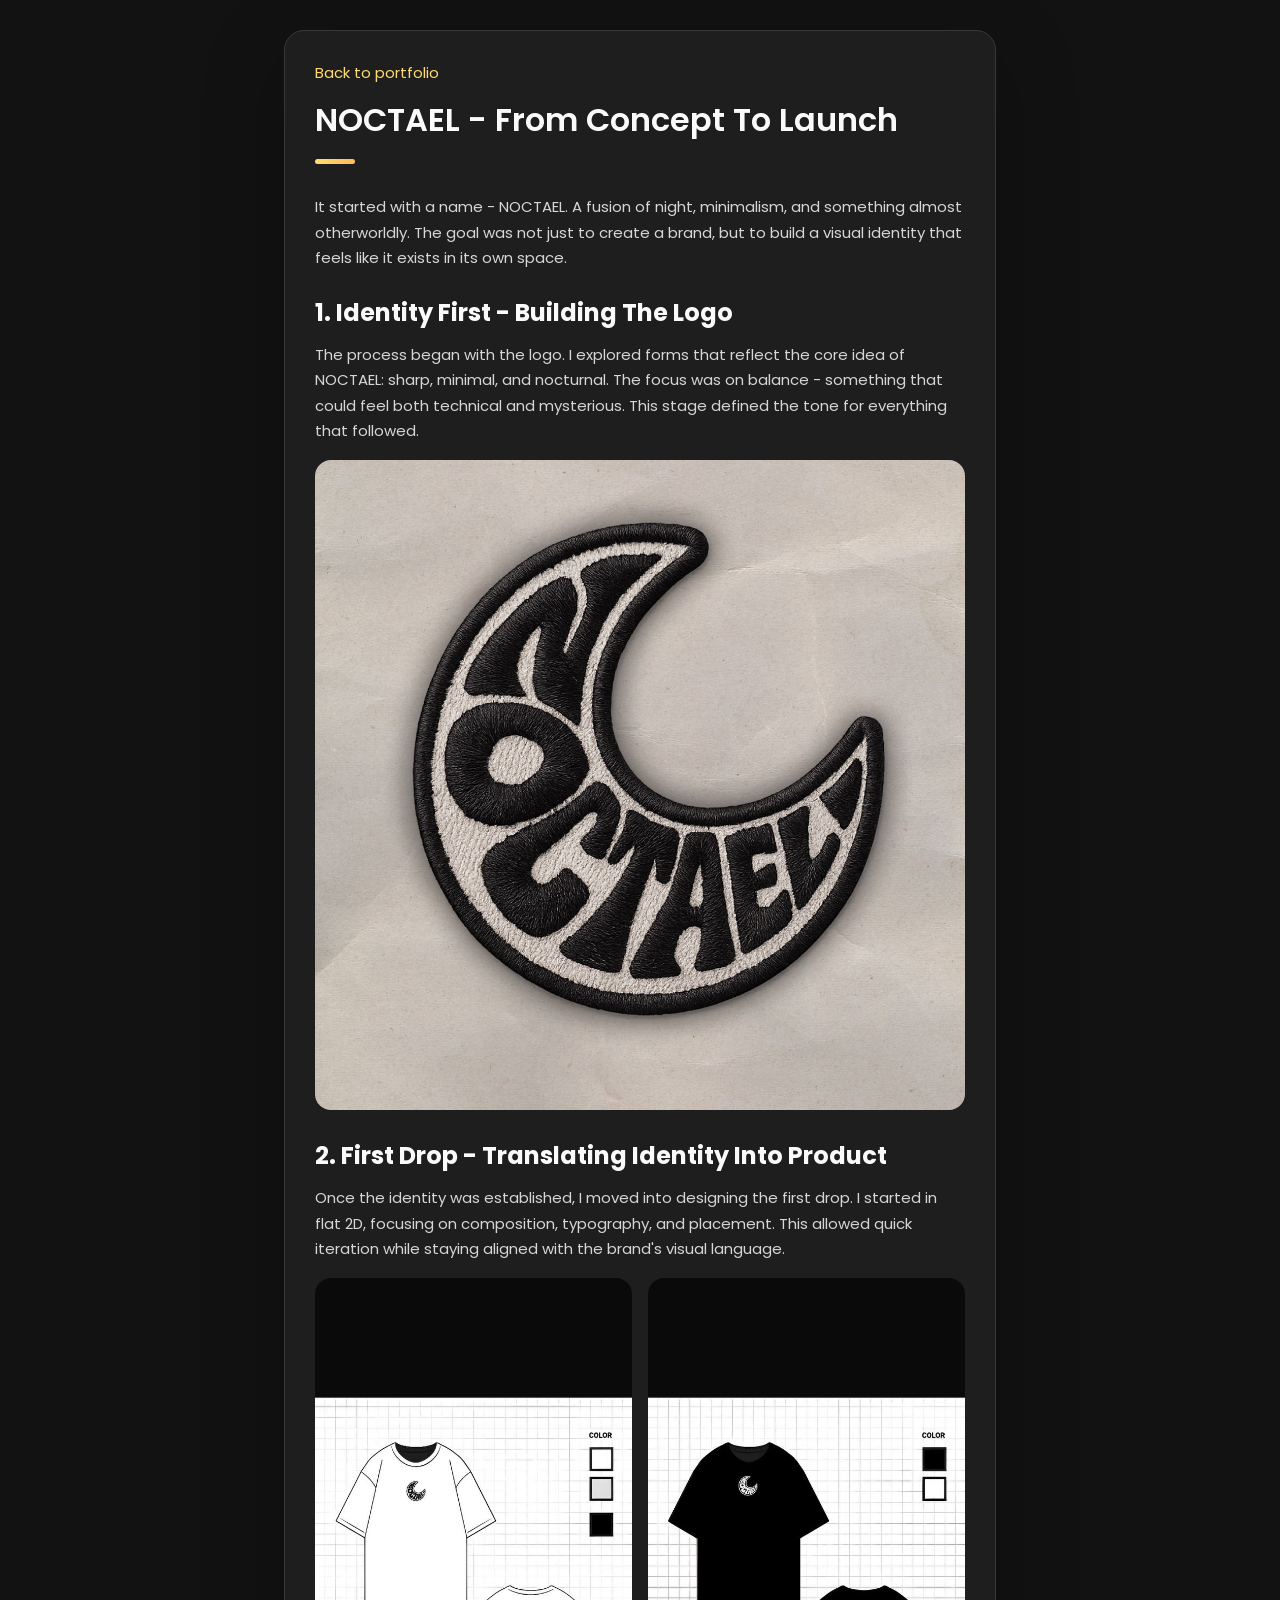
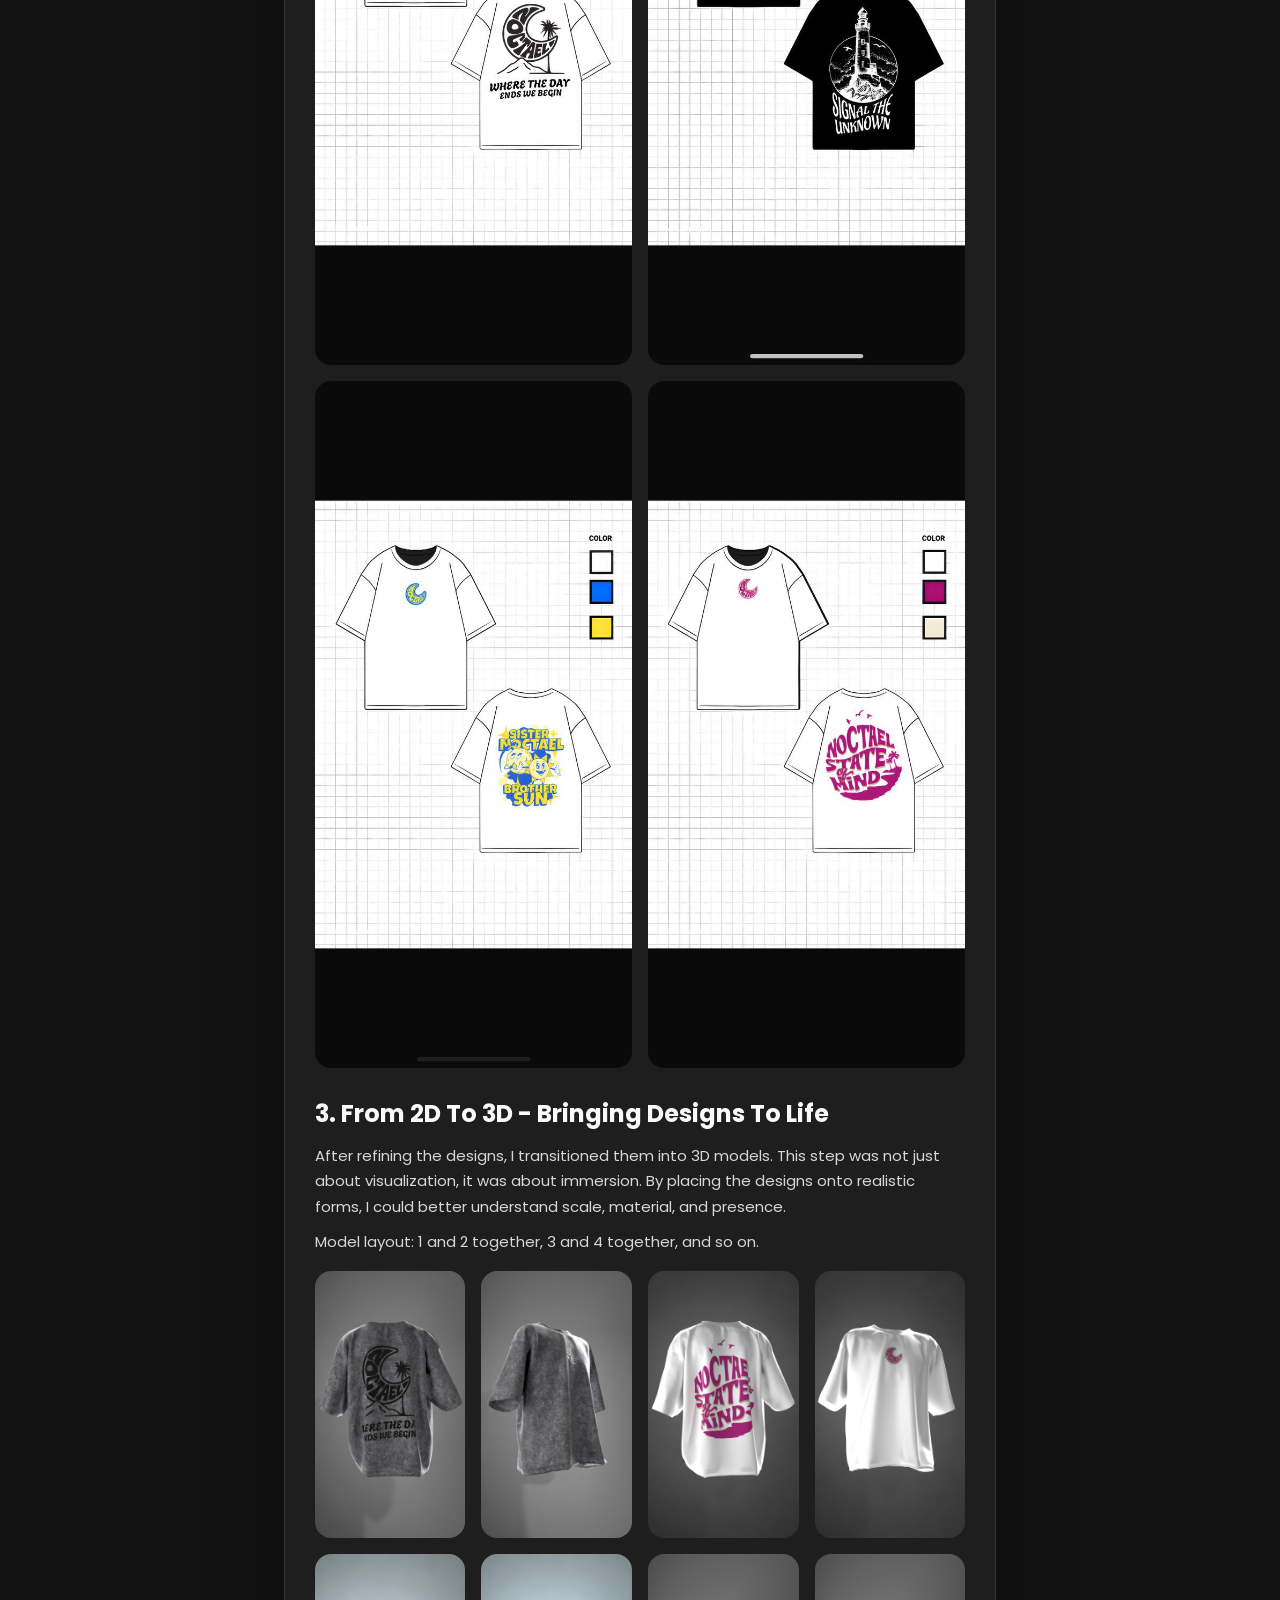
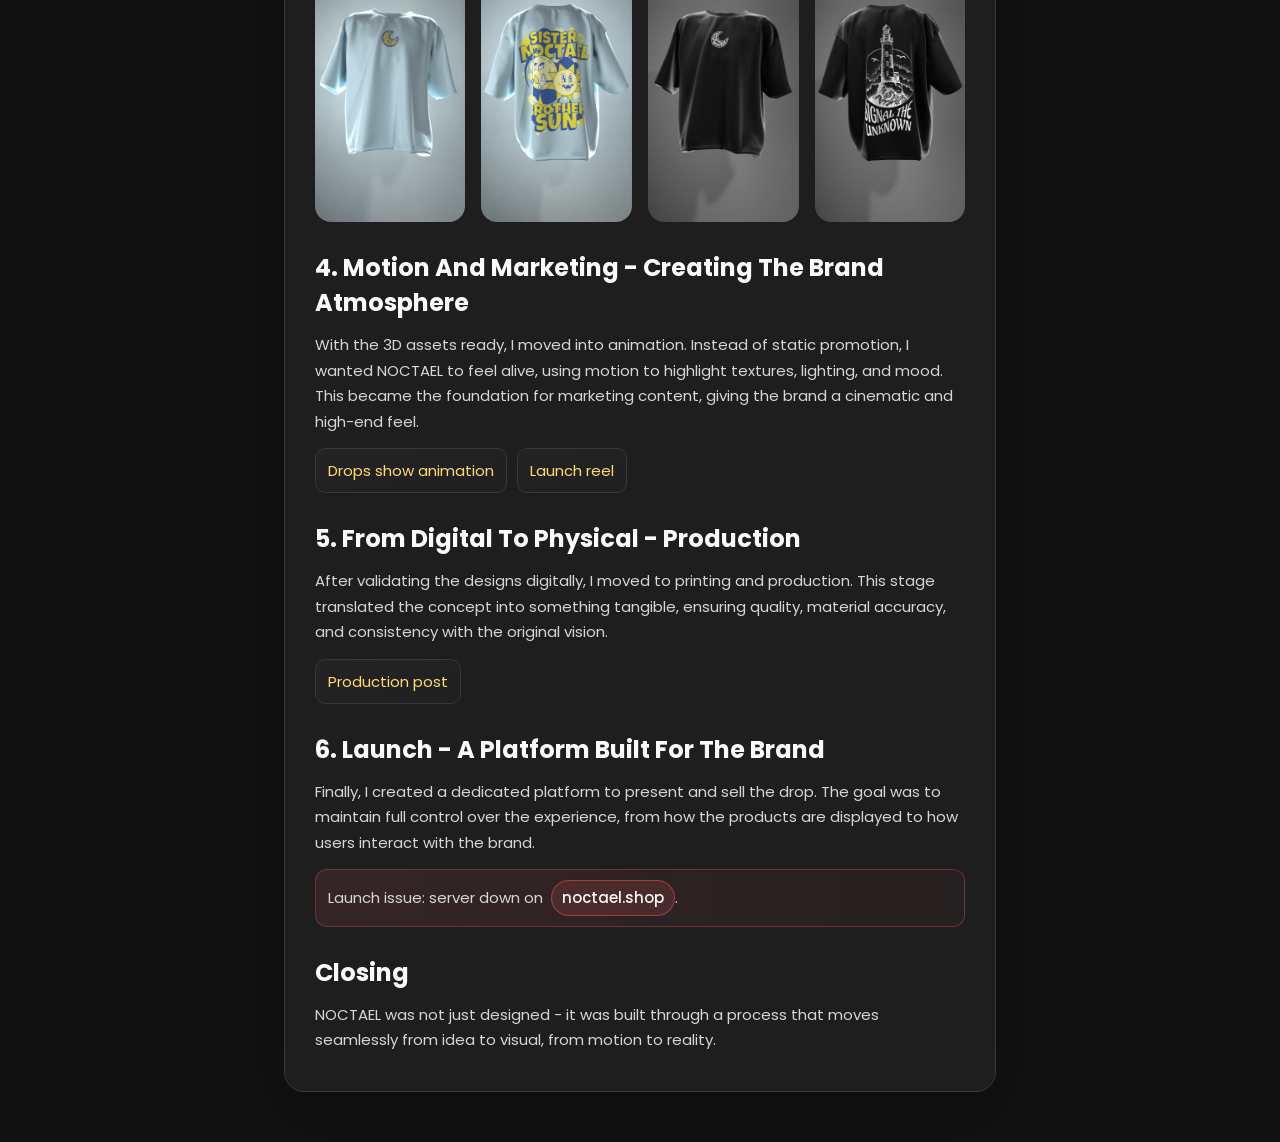
<file: branding-noctael.html>
<!DOCTYPE html>
<html lang="en">

<head>
  <meta charset="UTF-8">
  <meta http-equiv="X-UA-Compatible" content="IE=edge">
  <meta name="viewport" content="width=device-width, initial-scale=1.0">
  <title>NOCTAEL Branding Story</title>
  <link rel="shortcut icon" href="./assets/images/logo.ico" type="image/x-icon">
  <link rel="stylesheet" href="./assets/css/style.css">
  <link rel="preconnect" href="https://fonts.googleapis.com">
  <link rel="preconnect" href="https://fonts.gstatic.com" crossorigin>
  <link href="https://fonts.googleapis.com/css2?family=Poppins:wght@300;400;500;600&display=swap" rel="stylesheet">
</head>

<body>

  <main class="branding-main">
    <div class="main-content branding-content">
      <article class="branding-story active">

        <header class="branding-header">
          <a class="branding-back" href="./index.html">Back to portfolio</a>
          <h1 class="h2 article-title">NOCTAEL - From Concept to Launch</h1>
          <p class="branding-intro">
            It started with a name - NOCTAEL. A fusion of night, minimalism, and something almost otherworldly.
            The goal was not just to create a brand, but to build a visual identity that feels like it exists in its own space.
          </p>
        </header>

        <section class="branding-section">
          <h2 class="h3">1. Identity First - Building the Logo</h2>
          <p>
            The process began with the logo. I explored forms that reflect the core idea of NOCTAEL: sharp, minimal,
            and nocturnal. The focus was on balance - something that could feel both technical and mysterious.
            This stage defined the tone for everything that followed.
          </p>
          <figure class="branding-hero-image">
            <img src="./assets/images/noctael/logoreal.jpg" alt="NOCTAEL logo concept and final mark" loading="lazy">
          </figure>
        </section>

        <section class="branding-section">
          <h2 class="h3">2. First Drop - Translating Identity into Product</h2>
          <p>
            Once the identity was established, I moved into designing the first drop. I started in flat 2D,
            focusing on composition, typography, and placement. This allowed quick iteration while staying aligned
            with the brand's visual language.
          </p>
          <div class="branding-grid branding-grid-2">
            <img src="./assets/images/noctael/mockup.jpg" alt="NOCTAEL first drop mockup 1" loading="lazy">
            <img src="./assets/images/noctael/mockup2.jpg" alt="NOCTAEL first drop mockup 2" loading="lazy">
            <img src="./assets/images/noctael/mockup3.jpg" alt="NOCTAEL first drop mockup 3" loading="lazy">
            <img src="./assets/images/noctael/mockup4.jpg" alt="NOCTAEL first drop mockup 4" loading="lazy">
          </div>
        </section>

        <section class="branding-section">
          <h2 class="h3">3. From 2D to 3D - Bringing Designs to Life</h2>
          <p>
            After refining the designs, I transitioned them into 3D models. This step was not just about visualization,
            it was about immersion. By placing the designs onto realistic forms, I could better understand scale,
            material, and presence.
          </p>
          <p class="branding-note">Model layout: 1 and 2 together, 3 and 4 together, and so on.</p>
          <div class="branding-grid branding-grid-4">
            <img src="./assets/images/noctael/tshirt (1).jpg" alt="NOCTAEL tshirt model 1" loading="lazy">
            <img src="./assets/images/noctael/tshirt (2.).jpg" alt="NOCTAEL tshirt model 2" loading="lazy">
            <img src="./assets/images/noctael/tshirt (3.).jpg" alt="NOCTAEL tshirt model 3" loading="lazy">
            <img src="./assets/images/noctael/tshirt (4.).jpg" alt="NOCTAEL tshirt model 4" loading="lazy">
            <img src="./assets/images/noctael/tshirt (5.).jpg" alt="NOCTAEL tshirt model 5" loading="lazy">
            <img src="./assets/images/noctael/tshirt (6.).jpg" alt="NOCTAEL tshirt model 6" loading="lazy">
            <img src="./assets/images/noctael/tshirt (7.).jpg" alt="NOCTAEL tshirt model 7" loading="lazy">
            <img src="./assets/images/noctael/tshirt (8.).jpg" alt="NOCTAEL tshirt model 8" loading="lazy">
          </div>
        </section>

        <section class="branding-section">
          <h2 class="h3">4. Motion and Marketing - Creating the Brand Atmosphere</h2>
          <p>
            With the 3D assets ready, I moved into animation. Instead of static promotion, I wanted NOCTAEL to feel alive,
            using motion to highlight textures, lighting, and mood. This became the foundation for marketing content,
            giving the brand a cinematic and high-end feel.
          </p>
          <div class="branding-links">
            <a href="https://www.instagram.com/p/DMjAJ8KqM7X/" target="_blank" rel="noopener noreferrer">Drops show animation</a>
            <a href="https://www.instagram.com/p/DMdun6Vq-DA/" target="_blank" rel="noopener noreferrer">Launch reel</a>
          </div>
        </section>

        <section class="branding-section">
          <h2 class="h3">5. From Digital to Physical - Production</h2>
          <p>
            After validating the designs digitally, I moved to printing and production. This stage translated the concept
            into something tangible, ensuring quality, material accuracy, and consistency with the original vision.
          </p>
          <div class="branding-links">
            <a href="https://www.instagram.com/p/DMpz52IKl9F/" target="_blank" rel="noopener noreferrer">Production post</a>
          </div>
        </section>

        <section class="branding-section">
          <h2 class="h3">6. Launch - A Platform Built for the Brand</h2>
          <p>
            Finally, I created a dedicated platform to present and sell the drop. The goal was to maintain full control
            over the experience, from how the products are displayed to how users interact with the brand.
          </p>
          <p class="branding-note branding-issue-note">
            Launch issue: server down on
            <a class="branding-issue-link" href="https://noctael.shop" target="_blank" rel="noopener noreferrer">noctael.shop</a>.
          </p>
        </section>

        <section class="branding-section branding-closing">
          <h2 class="h3">Closing</h2>
          <p>
            NOCTAEL was not just designed - it was built through a process that moves seamlessly from idea to visual,
            from motion to reality.
          </p>
        </section>

      </article>
    </div>
  </main>

</body>

</html>
</file>
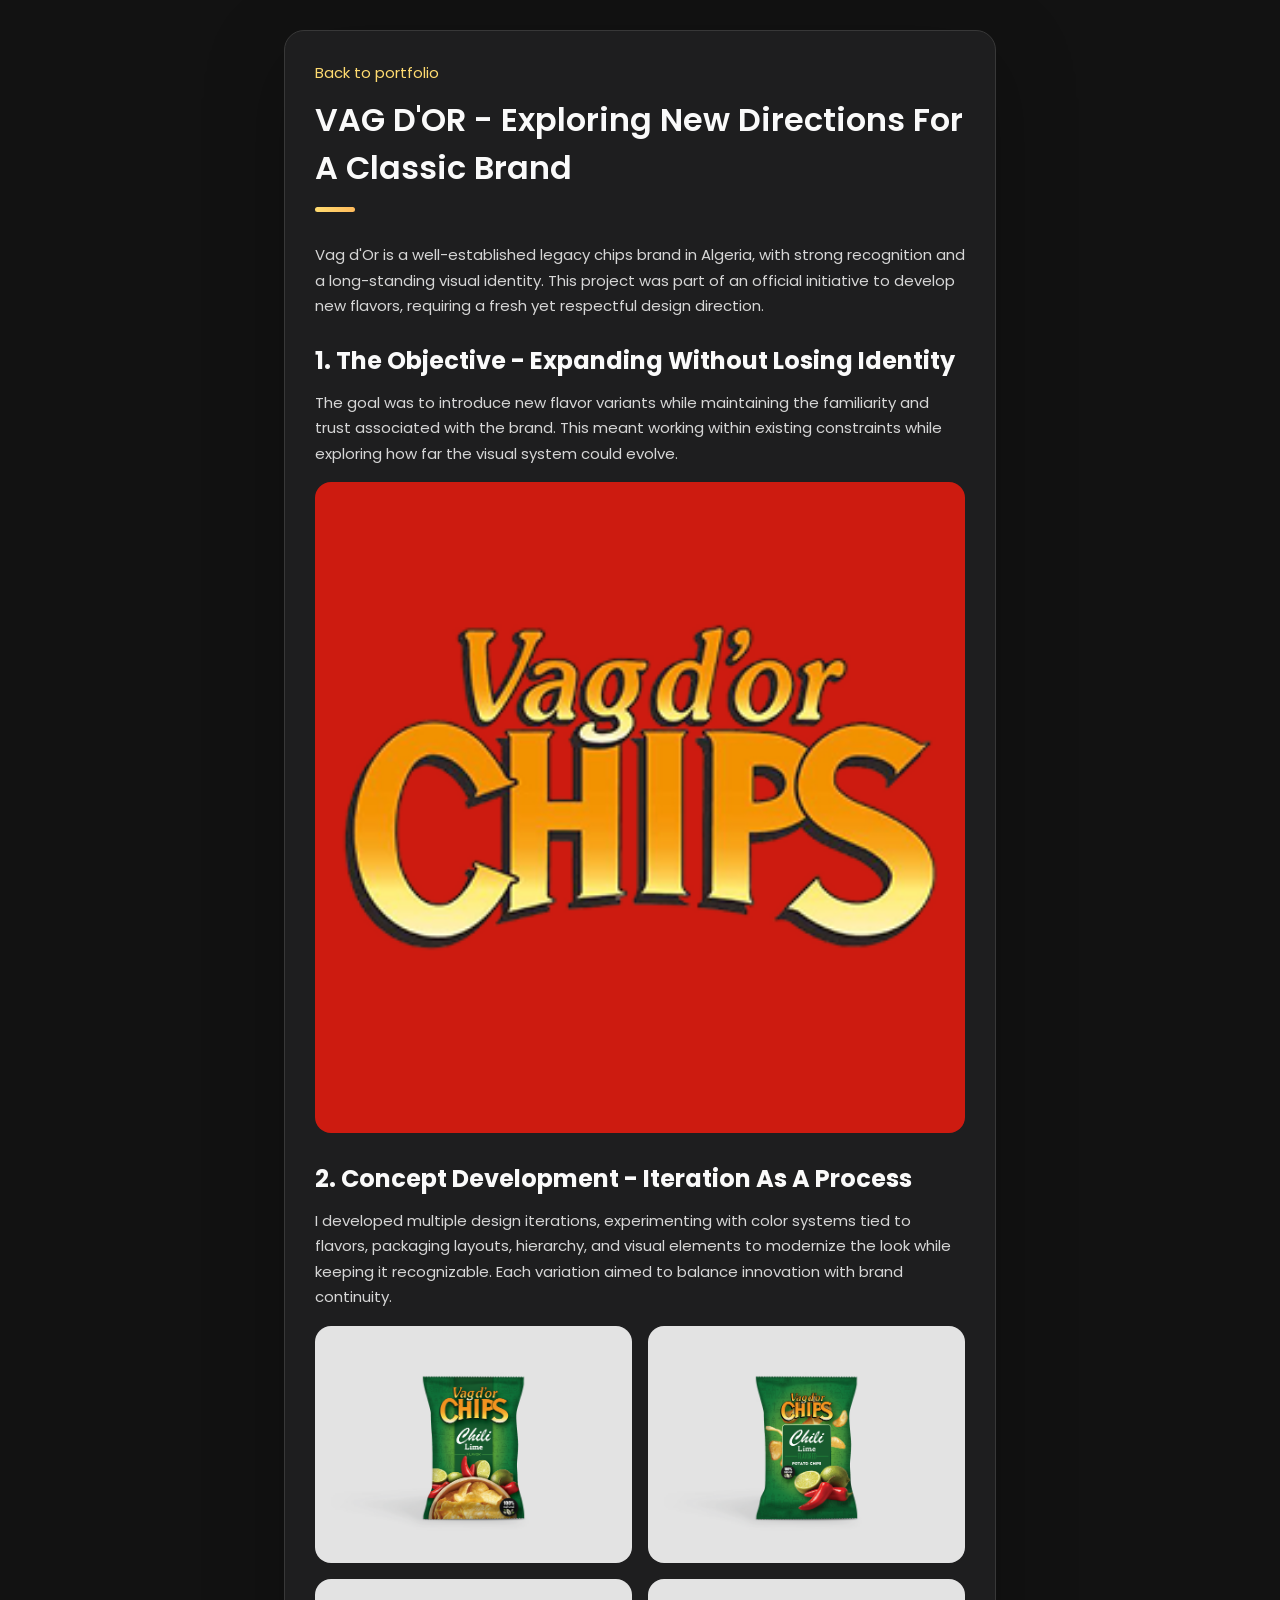
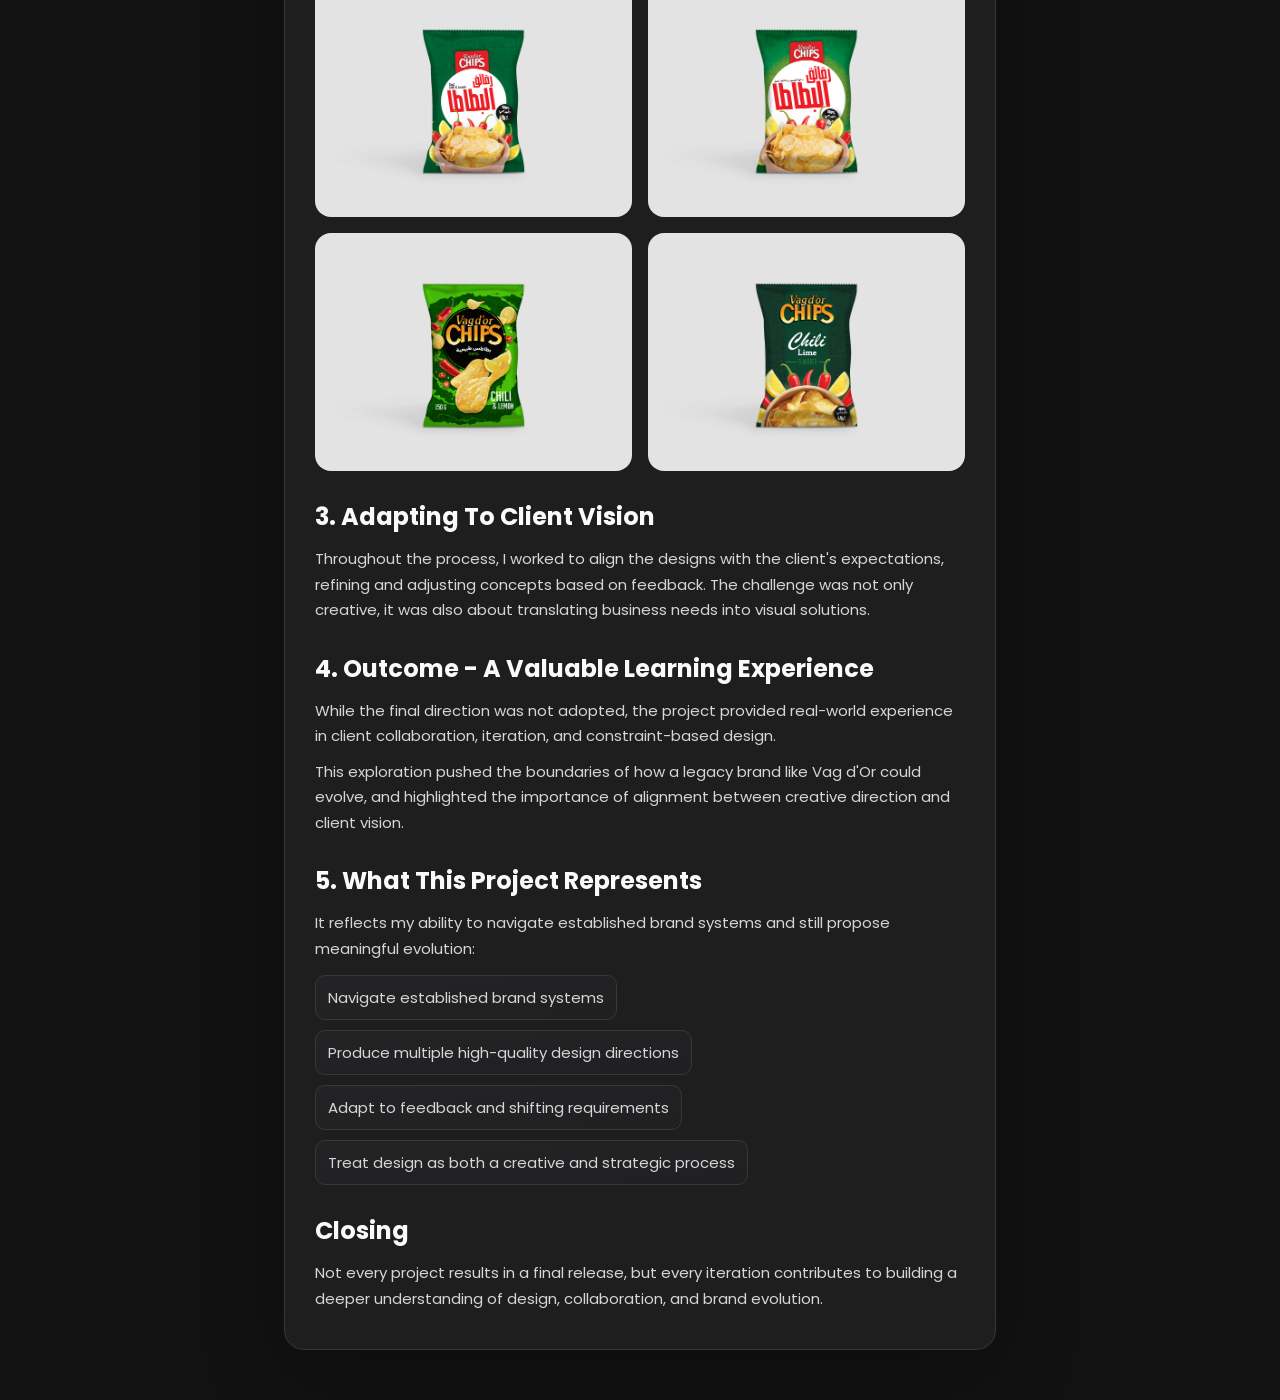
<file: branding-vagdor.html>
<!DOCTYPE html>
<html lang="en">

<head>
  <meta charset="UTF-8">
  <meta http-equiv="X-UA-Compatible" content="IE=edge">
  <meta name="viewport" content="width=device-width, initial-scale=1.0">
  <title>VAG D'OR Branding Story</title>
  <link rel="shortcut icon" href="./assets/images/logo.ico" type="image/x-icon">
  <link rel="stylesheet" href="./assets/css/style.css">
  <link rel="preconnect" href="https://fonts.googleapis.com">
  <link rel="preconnect" href="https://fonts.gstatic.com" crossorigin>
  <link href="https://fonts.googleapis.com/css2?family=Poppins:wght@300;400;500;600&display=swap" rel="stylesheet">
</head>

<body>

  <main class="branding-main">
    <div class="main-content branding-content">
      <article class="branding-story active">

        <header class="branding-header">
          <a class="branding-back" href="./index.html">Back to portfolio</a>
          <h1 class="h2 article-title">VAG D'OR - Exploring New Directions for a Classic Brand</h1>
          <p class="branding-intro">
            Vag d'Or is a well-established legacy chips brand in Algeria, with strong recognition and a long-standing
            visual identity. This project was part of an official initiative to develop new flavors, requiring a fresh
            yet respectful design direction.
          </p>
        </header>

        <section class="branding-section">
          <h2 class="h3">1. The Objective - Expanding Without Losing Identity</h2>
          <p>
            The goal was to introduce new flavor variants while maintaining the familiarity and trust associated with
            the brand. This meant working within existing constraints while exploring how far the visual system could evolve.
          </p>
          <figure class="branding-hero-image">
            <img src="./assets/images/vagdor/vagdorlogo.png" alt="VAG D'OR brand logo" loading="lazy">
          </figure>
        </section>

        <section class="branding-section">
          <h2 class="h3">2. Concept Development - Iteration as a Process</h2>
          <p>
            I developed multiple design iterations, experimenting with color systems tied to flavors,
            packaging layouts, hierarchy, and visual elements to modernize the look while keeping it recognizable.
            Each variation aimed to balance innovation with brand continuity.
          </p>
          <div class="branding-grid branding-grid-2">
            <img src="./assets/images/vagdor/chips-bag-mockup.png" alt="VAG D'OR flavor iteration 1" loading="lazy">
            <img src="./assets/images/vagdor/chips-bag-mockup (1).png" alt="VAG D'OR flavor iteration 2" loading="lazy">
            <img src="./assets/images/vagdor/chips-bag-mockup (2).png" alt="VAG D'OR flavor iteration 3" loading="lazy">
            <img src="./assets/images/vagdor/chips-bag-mockup (3).png" alt="VAG D'OR flavor iteration 4" loading="lazy">
            <img src="./assets/images/vagdor/chips-bag-mockup (4).png" alt="VAG D'OR flavor iteration 5" loading="lazy">
            <img src="./assets/images/vagdor/chips-bag-mockup (5).png" alt="VAG D'OR flavor iteration 6" loading="lazy">
          </div>
        </section>

        <section class="branding-section">
          <h2 class="h3">3. Adapting to Client Vision</h2>
          <p>
            Throughout the process, I worked to align the designs with the client's expectations,
            refining and adjusting concepts based on feedback. The challenge was not only creative,
            it was also about translating business needs into visual solutions.
          </p>
        </section>

        <section class="branding-section">
          <h2 class="h3">4. Outcome - A Valuable Learning Experience</h2>
          <p>
            While the final direction was not adopted, the project provided real-world experience in client collaboration,
            iteration, and constraint-based design.
          </p>
          <p class="branding-note">
            This exploration pushed the boundaries of how a legacy brand like Vag d'Or could evolve, and highlighted
            the importance of alignment between creative direction and client vision.
          </p>
        </section>

        <section class="branding-section">
          <h2 class="h3">5. What This Project Represents</h2>
          <p>It reflects my ability to navigate established brand systems and still propose meaningful evolution:</p>
          <div class="branding-links">
            <span>Navigate established brand systems</span>
            <span>Produce multiple high-quality design directions</span>
            <span>Adapt to feedback and shifting requirements</span>
            <span>Treat design as both a creative and strategic process</span>
          </div>
        </section>

        <section class="branding-section branding-closing">
          <h2 class="h3">Closing</h2>
          <p>
            Not every project results in a final release, but every iteration contributes to building a deeper understanding
            of design, collaboration, and brand evolution.
          </p>
        </section>

      </article>
    </div>
  </main>

</body>

</html>
</file>
<file: assets/css/style.css>
/*-----------------------------------*\
  #style.css
\*-----------------------------------*/

:root {

  /**
   * colors
   */

  /* gradient */

  --bg-gradient-onyx: linear-gradient(
    to bottom right, 
    hsl(240, 1%, 25%) 3%, 
    hsl(0, 0%, 19%) 97%
  );
  --bg-gradient-jet: linear-gradient(
    to bottom right, 
    hsla(240, 1%, 18%, 0.251) 0%, 
    hsla(240, 2%, 11%, 0) 100%
  ), hsl(240, 2%, 13%);
  --bg-gradient-yellow-1: linear-gradient(
    to bottom right, 
    hsl(45, 100%, 71%) 0%, 
    hsla(36, 100%, 69%, 0) 50%
  );
  --bg-gradient-yellow-2: linear-gradient(
    135deg, 
    hsla(45, 100%, 71%, 0.251) 0%, 
    hsla(35, 100%, 68%, 0) 59.86%
  ), hsl(240, 2%, 13%);
  --border-gradient-onyx: linear-gradient(
    to bottom right, 
    hsl(0, 0%, 25%) 0%, 
    hsla(0, 0%, 25%, 0) 50%
  );
  --text-gradient-yellow: linear-gradient(
    to right, 
    hsl(45, 100%, 72%), 
    hsl(35, 100%, 68%)
  );

  /* solid */

  --jet: hsl(0, 0%, 22%);
  --onyx: hsl(240, 1%, 17%);
  --eerie-black-1: hsl(240, 2%, 13%);
  --eerie-black-2: hsl(240, 2%, 12%);
  --smoky-black: hsl(0, 0%, 7%);
  --white-1: hsl(0, 0%, 100%);
  --white-2: hsl(0, 0%, 98%);
  --orange-yellow-crayola: hsl(45, 100%, 72%);
  --vegas-gold: hsl(45, 54%, 58%);
  --light-gray: hsl(0, 0%, 84%);
  --light-gray-70: hsla(0, 0%, 84%, 0.7);
  --bittersweet-shimmer: hsl(0, 43%, 51%);

  /**
   * typography
   */

  /* font-family */
  --ff-poppins: 'Poppins', sans-serif;

  /* font-size */
  --fs-1: 24px;
  --fs-2: 18px;
  --fs-3: 17px;
  --fs-4: 16px;
  --fs-5: 15px;
  --fs-6: 14px;
  --fs-7: 13px;
  --fs-8: 11px;

  /* font-weight */
  --fw-300: 300;
  --fw-400: 400;
  --fw-500: 500;
  --fw-600: 600;

  /**
   * shadow
   */
  
  --shadow-1: -4px 8px 24px hsla(0, 0%, 0%, 0.25);
  --shadow-2: 0 16px 30px hsla(0, 0%, 0%, 0.25);
  --shadow-3: 0 16px 40px hsla(0, 0%, 0%, 0.25);
  --shadow-4: 0 25px 50px hsla(0, 0%, 0%, 0.15);
  --shadow-5: 0 24px 80px hsla(0, 0%, 0%, 0.25);

  /**
   * transition
   */

  --transition-1: 0.25s ease;
  --transition-2: 0.5s ease-in-out;

}





/*-----------------------------------*\
  #RESET
\*-----------------------------------*/

*, *::before, *::after {
  margin: 0;
  padding: 0;
  box-sizing: border-box;
}

a { text-decoration: none; }

li { list-style: none; }

img, ion-icon, a, button, time, span { display: block; }

button {
  font: inherit;
  background: none;
  border: none;
  text-align: left;
  cursor: pointer;
}

input, textarea {
  display: block;
  width: 100%;
  background: none;
  font: inherit;
}

::selection {
  background: var(--orange-yellow-crayola);
  color: var(--smoky-black);
}

:focus { outline-color: var(--orange-yellow-crayola); }

html { font-family: var(--ff-poppins); }

body { background: var(--smoky-black); }





/*-----------------------------------*\
  #REUSED STYLE
\*-----------------------------------*/

.sidebar,
article {
  background: var(--eerie-black-2);
  border: 1px solid var(--jet);
  border-radius: 20px;
  padding: 15px;
  box-shadow: var(--shadow-1);
  z-index: 1;
}

.separator {
  width: 100%;
  height: 1px;
  background: var(--jet);
  margin: 16px 0;
}

.icon-box {
  position: relative;
  background: var(--border-gradient-onyx);
  width: 30px;
  height: 30px;
  border-radius: 8px;
  display: flex;
  justify-content: center;
  align-items: center;
  font-size: 16px;
  color: var(--orange-yellow-crayola);
  box-shadow: var(--shadow-1);
  z-index: 1;
}

.icon-box::before {
  content: "";
  position: absolute;
  inset: 1px;
  background: var(--eerie-black-1);
  border-radius: inherit;
  z-index: -1;
}

.icon-box ion-icon { --ionicon-stroke-width: 35px; }

article { display: none; }

article.active {
  display: block;
  animation: fade 0.5s ease backwards;
}

@keyframes fade {
  0% { opacity: 0; }
  100% { opacity: 1; }
}

.h2,
.h3,
.h4,
.h5 {
  color: var(--white-2);
  text-transform: capitalize;
}

.h2 { font-size: var(--fs-1); }

.h3 { font-size: var(--fs-2); }

.h4 { font-size: var(--fs-4); }

.h5 {
  font-size: var(--fs-7);
  font-weight: var(--fw-500);
}

.article-title {
  position: relative;
  padding-bottom: 7px;
}

.article-title::after {
  content: "";
  position: absolute;
  bottom: 0;
  left: 0;
  width: 30px;
  height: 3px;
  background: var(--text-gradient-yellow);
  border-radius: 3px;
}

.has-scrollbar::-webkit-scrollbar {
  width: 5px; /* for vertical scrollbar */
  height: 5px; /* for horizontal scrollbar */
}

.has-scrollbar::-webkit-scrollbar-track {
  background: var(--onyx);
  border-radius: 5px;
}

.has-scrollbar::-webkit-scrollbar-thumb {
  background: var(--orange-yellow-crayola);
  border-radius: 5px;
}

.has-scrollbar::-webkit-scrollbar-button { width: 20px; }

.content-card {
  position: relative;
  background: var(--border-gradient-onyx);
  padding: 15px;
  padding-top: 45px;
  border-radius: 14px;
  box-shadow: var(--shadow-2);
  cursor: pointer;
  z-index: 1;
}

.content-card::before {
  content: "";
  position: absolute;
  inset: 1px;
  background: var(--bg-gradient-jet);
  border-radius: inherit;
  z-index: -1;
}





/*-----------------------------------*\
  #MAIN
\*-----------------------------------*/

main {
  margin: 15px 12px;
  margin-bottom: 75px;
  min-width: 259px;
}





/*-----------------------------------*\
  #SIDEBAR
\*-----------------------------------*/

.sidebar {
  margin-bottom: 15px;
  max-height: 112px;
  overflow: hidden;
  transition: var(--transition-2);
}

.sidebar.active { max-height: 405px; }

.sidebar-info {
  position: relative;
  display: flex;
  justify-content: flex-start;
  align-items: center;
  gap: 15px;
}

.avatar-box {
  background: var(--bg-gradient-onyx);
  border-radius: 20px;
}

.info-content .name {
  color: var(--white-2);
  font-size: var(--fs-3);
  font-weight: var(--fw-500);
  letter-spacing: -0.25px;
  margin-bottom: 10px;
}

.info-content .title {
  color: var(--white-1);
  background: var(--onyx);
  font-size: var(--fs-8);
  font-weight: var(--fw-300);
  width: max-content;
  padding: 3px 12px;
  border-radius: 8px;
}

.info_more-btn {
  position: absolute;
  top: -15px;
  right: -15px;
  border-radius: 0 15px;
  font-size: 13px;
  color: var(--orange-yellow-crayola);
  background: var(--border-gradient-onyx);
  padding: 10px;
  box-shadow: var(--shadow-2);
  transition: var(--transition-1);
  z-index: 1;
}

.info_more-btn::before {
  content: "";
  position: absolute;
  inset: 1px;
  border-radius: inherit;
  background: var(--bg-gradient-jet);
  transition: var(--transition-1);
  z-index: -1;
}

.info_more-btn:hover,
.info_more-btn:focus { background: var(--bg-gradient-yellow-1); }

.info_more-btn:hover::before,
.info_more-btn:focus::before { background: var(--bg-gradient-yellow-2); }

.info_more-btn span { display: none; }

.sidebar-info_more {
  opacity: 0;
  visibility: hidden;
  transition: var(--transition-2);
}

.sidebar.active .sidebar-info_more {
  opacity: 1;
  visibility: visible;
}

.contacts-list {
  display: grid;
  grid-template-columns: 1fr;
  gap: 16px;
}

.contact-item {
  min-width: 100%;
  display: flex;
  align-items: center;
  gap: 16px;
}

.contact-info {
  max-width: calc(100% - 46px);
  width: calc(100% - 46px);
}

.contact-title {
  color: var(--light-gray-70);
  font-size: var(--fs-8);
  text-transform: uppercase;
  margin-bottom: 2px;
}

.contact-info :is(.contact-link, time, address) {
  color: var(--white-2);
  font-size: var(--fs-7);
}

.contact-info address { font-style: normal; }

.social-list {
  display: flex;
  justify-content: flex-start;
  align-items: center;
  gap: 15px;
  padding-bottom: 4px;
  padding-left: 7px;
}

.social-item .social-link {
  color: var(--light-gray-70);
  font-size: 18px;
}


.social-item .social-link:hover { color: var(--light-gray); }





/*-----------------------------------*\
  #NAVBAR
\*-----------------------------------*/

.navbar {
  position: fixed;
  bottom: 0;
  left: 0;
  width: 100%;
  background: hsla(240, 1%, 17%, 0.75);
  backdrop-filter: blur(10px);
  border: 1px solid var(--jet);
  border-radius: 12px 12px 0 0;
  box-shadow: var(--shadow-2);
  z-index: 5;
}

.navbar-list {
  display: flex;
  flex-wrap: wrap;
  justify-content: center;
  align-items: center;
  padding: 0 10px;
}

.navbar-link {
  color: var(--light-gray);
  font-size: var(--fs-8);
  padding: 20px 7px;
  transition: color var(--transition-1);
}

.navbar-link:hover,
.navbar-link:focus { color: var(--light-gray-70); }

.navbar-link.active { color: var(--orange-yellow-crayola); }





/*-----------------------------------*\
  #ABOUT
\*-----------------------------------*/

.about .article-title { margin-bottom: 15px; }

.about-text {
  color: var(--light-gray);
  font-size: var(--fs-6);
  font-weight: var(--fw-300);
  line-height: 1.6;
}

.about-text p { margin-bottom: 15px; }



/**
 * #service 
 */

.service { margin-bottom: 35px; }

.service-title { margin-bottom: 20px; }

.service-list {
  display: grid;
  grid-template-columns: 1fr;
  gap: 20px;
}

.service-item {
  position: relative;
  background: var(--border-gradient-onyx);
  padding: 20px;
  border-radius: 14px;
  box-shadow: var(--shadow-2);
  z-index: 1;
}

.service-item::before {
  content: "";
  position: absolute;
  inset: 1px;
  background: var(--bg-gradient-jet);
  border-radius: inherit;
  z-index: -1;
}

.service-icon-box { margin-bottom: 10px; }

.service-icon-box img { margin: auto; }

.service-content-box { text-align: center; }

.service-item-title { margin-bottom: 7px; }

.service-item-text {
  color: var(--light-gray);
  font-size: var(--fs-6);
  font-weight: var(--fw-3);
  line-height: 1.6;
}


/**
 * #testimonials 
 */

.testimonials { margin-bottom: 30px; }

.testimonials-title { margin-bottom: 20px; }

.testimonials-list {
  display: flex;
  justify-content: flex-start;
  align-items: flex-start;
  gap: 15px;
  margin: 0 -15px;
  padding: 25px 15px;
  padding-bottom: 35px;
  overflow-x: auto;
  scroll-behavior: smooth;
  overscroll-behavior-inline: contain;
  scroll-snap-type: inline mandatory;
}

.testimonials-item {
  min-width: 100%;
  scroll-snap-align: center;
}

.testimonials-avatar-box {
  position: absolute;
  top: 0;
  left: 0;
  transform: translate(15px, -25px);
  background: var(--bg-gradient-onyx);
  border-radius: 14px;
  box-shadow: var(--shadow-1);
}

.testimonials-item-title { margin-bottom: 7px; }

.testimonials-text {
  color: var(--light-gray);
  font-size: var(--fs-6);
  font-weight: var(--fw-300);
  line-height: 1.6;
  display: -webkit-box;
  line-clamp: 4;
  -webkit-line-clamp: 4;
  -webkit-box-orient: vertical;
  overflow: hidden;
}


/**
 * #testimonials-modal
 */

.modal-container {
  position: fixed;
  top: 0;
  left: 0;
  width: 100%;
  height: 100%;
  display: flex;
  justify-content: center;
  align-items: center;
  overflow-y: auto;
  overscroll-behavior: contain;
  z-index: 20;
  pointer-events: none;
  visibility: hidden;
}

.modal-container::-webkit-scrollbar { display: none; }

.modal-container.active {
  pointer-events: all;
  visibility: visible;
}

.overlay {
  position: fixed;
  top: 0;
  left: 0;
  width: 100%;
  height: 100vh;
  background: hsl(0, 0%, 5%);
  opacity: 0;
  visibility: hidden;
  pointer-events: none;
  z-index: 1;
  transition: var(--transition-1);
}

.overlay.active {
  opacity: 0.8;
  visibility: visible;
  pointer-events: all;
}

.testimonials-modal {
  background: var(--eerie-black-2);
  position: relative;
  padding: 15px;
  margin: 15px 12px;
  border: 1px solid var(--jet);
  border-radius: 14px;
  box-shadow: var(--shadow-5);
  transform: scale(1.2);
  opacity: 0;
  transition: var(--transition-1);
  z-index: 2;
}

.modal-container.active .testimonials-modal {
  transform: scale(1);
  opacity: 1;
}

.modal-close-btn {
  position: absolute;
  top: 15px;
  right: 15px;
  background: var(--onyx);
  border-radius: 8px;
  width: 32px;
  height: 32px;
  display: flex;
  justify-content: center;
  align-items: center;
  color: var(--white-2);
  font-size: 18px;
  opacity: 0.7;
}

.modal-close-btn:hover,
.modal-close-btn:focus { opacity: 1; }

.modal-close-btn ion-icon { --ionicon-stroke-width: 50px; }

.modal-avatar-box {
  background: var(--bg-gradient-onyx);
  width: max-content;
  border-radius: 14px;
  margin-bottom: 15px;
  box-shadow: var(--shadow-2);
}

.modal-img-wrapper > img { display: none; }

.modal-title { margin-bottom: 4px; }

.modal-content time {
  font-size: var(--fs-6);
  color: var(--light-gray-70);
  font-weight: var(--fw-300);
  margin-bottom: 10px;
}

.modal-content p {
  color: var(--light-gray);
  font-size: var(--fs-6);
  font-weight: var(--fw-300);
  line-height: 1.6;
}


/**
 * #clients 
 */

.clients { margin-bottom: 15px; }

.clients-list {
  display: flex;
  justify-content: flex-start;
  align-items: flex-start;
  gap: 15px;
  margin: 0 -15px;
  padding: 25px;
  padding-bottom: 25px;
  overflow-x: auto;
  scroll-behavior: smooth;
  overscroll-behavior-inline: contain;
  scroll-snap-type: inline mandatory;
  scroll-padding-inline: 25px;
}

.clients-item {
  min-width: 50%;
  scroll-snap-align: start;
}

.clients-item img {
  width: 100%;
  filter: grayscale(1);
  transition: var(--transition-1);
}

.clients-item img:hover { filter: grayscale(0); }





/*-----------------------------------*\
  #RESUME
\*-----------------------------------*/

.article-title { margin-bottom: 30px; }


/**
 * education and experience 
 */

.timeline { margin-bottom: 30px; }

.timeline .title-wrapper {
  display: flex;
  align-items: center;
  gap: 15px;
  margin-bottom: 25px;
}

.timeline-list {
  font-size: var(--fs-6);
  margin-left: 45px;
}

.timeline-item { position: relative; }

.timeline-item:not(:last-child) { margin-bottom: 20px; }

.timeline-item-title {
  font-size: var(--fs-6);
  line-height: 1.3;
  margin-bottom: 7px;
}

.timeline-list span {
  color: var(--vegas-gold);
  font-weight: var(--fw-400);
  line-height: 1.6;
}

.timeline-item:not(:last-child)::before {
  content: "";
  position: absolute;
  top: -25px;
  left: -30px;
  width: 1px;
  height: calc(100% + 50px);
  background: var(--jet);
}

.timeline-item::after {
  content: "";
  position: absolute;
  top: 5px;
  left: -33px;
  height: 6px;
  width: 6px;
  background: var(--text-gradient-yellow);
  border-radius: 50%;
  box-shadow: 0 0 0 4px var(--jet);
}

.timeline-text {
  color: var(--light-gray);
  font-weight: var(--fw-300);
  line-height: 1.6;
}


/**
 * skills 
 */

.skills-title { margin-bottom: 20px; }

.skills-list { padding: 20px; }


.skills-item:not(:last-child) { margin-bottom: 15px; }

.skill .title-wrapper {
  display: flex;
  align-items: center;
  gap: 5px;
  margin-bottom: 8px;
}

.skill .title-wrapper data {
  color: var(--light-gray);
  font-size: var(--fs-7);
  font-weight: var(--fw-300);
}

.skill-progress-bg {
  background: var(--jet);
  width: 100%;
  height: 8px;
  border-radius: 10px;
}

.skill-progress-fill {
  background: var(--text-gradient-yellow);
  height: 100%;
  border-radius: inherit;
}





/*-----------------------------------*\
  #PORTFOLIO
\*-----------------------------------*/

.filter-list { display: none; }

.filter-select-box {
  position: relative;
  margin-bottom: 25px;
}

.filter-select {
  background: var(--eerie-black-2);
  color: var(--light-gray);
  display: flex;
  justify-content: space-between;
  align-items: center;
  width: 100%;
  padding: 12px 16px;
  border: 1px solid var(--jet);
  border-radius: 14px;
  font-size: var(--fs-6);
  font-weight: var(--fw-300);
}

.filter-select.active .select-icon { transform: rotate(0.5turn); }

.select-list {
  background: var(--eerie-black-2);
  position: absolute;
  top: calc(100% + 6px);
  width: 100%;
  padding: 6px;
  border: 1px solid var(--jet);
  border-radius: 14px;
  z-index: 2;
  opacity: 0;
  visibility: hidden;
  pointer-events: none;
  transition: 0.15s ease-in-out;
}

.filter-select.active + .select-list {
  opacity: 1;
  visibility: visible;
  pointer-events: all;
}

.select-item button {
  background: var(--eerie-black-2);
  color: var(--light-gray);
  font-size: var(--fs-6);
  font-weight: var(--fw-300);
  text-transform: capitalize;
  width: 100%;
  padding: 8px 10px;
  border-radius: 8px;
}

.select-item button:hover { --eerie-black-2: hsl(240, 2%, 20%); }

.beam-tab {
  position: relative;
  color: var(--vegas-gold);
  background: linear-gradient(
    115deg,
    var(--vegas-gold) 0%,
    var(--vegas-gold) 40%,
    var(--white-2) 50%,
    var(--vegas-gold) 60%,
    var(--vegas-gold) 100%
  );
  background-size: 250% 100%;
  background-position: 200% 0;
  animation: beamSweep 3.2s linear infinite;
}

.beam-tab.is-wiggling {
  animation: beamSweep 3.2s linear infinite, beamWiggle 0.55s ease-in-out 1;
}

.filter-item button.beam-tab.active {
  color: var(--orange-yellow-crayola);
  background: linear-gradient(
    115deg,
    var(--orange-yellow-crayola) 0%,
    var(--orange-yellow-crayola) 40%,
    var(--white-2) 50%,
    var(--orange-yellow-crayola) 60%,
    var(--orange-yellow-crayola) 100%
  );
  background-size: 250% 100%;
  background-position: 200% 0;
}

@supports ((-webkit-background-clip: text) or (background-clip: text)) {
  .beam-tab {
    -webkit-background-clip: text;
    background-clip: text;
    -webkit-text-fill-color: transparent;
  }

  .filter-item button.beam-tab.active {
    -webkit-background-clip: text;
    background-clip: text;
    -webkit-text-fill-color: transparent;
  }
}

.select-list .beam-tab {
  background: none;
  color: var(--orange-yellow-crayola);
  -webkit-text-fill-color: currentColor;
  text-shadow: 0 0 0 transparent;
  animation: mobileBeamGlow 1.9s ease-in-out infinite;
}

.select-list .beam-tab.is-wiggling {
  animation: mobileBeamGlow 1.9s ease-in-out infinite, beamWiggle 0.55s ease-in-out 1;
}

@keyframes mobileBeamGlow {
  0%,
  100% {
    text-shadow: 0 0 0 transparent;
  }
  50% {
    text-shadow: 0 0 10px hsla(45, 100%, 72%, 0.45);
  }
}

@keyframes beamSweep {
  0% {
    background-position: 220% 0;
  }
  100% {
    background-position: -40% 0;
  }
}

@keyframes beamWiggle {
  0% {
    transform: rotate(0deg);
  }
  25% {
    transform: rotate(-4deg);
  }
  50% {
    transform: rotate(3deg);
  }
  75% {
    transform: rotate(-2deg);
  }
  100% {
    transform: rotate(0deg);
  }
}

.project-list {
  display: grid;
  grid-template-columns: 1fr;
  gap: 30px;
  margin-bottom: 10px;
}

.project-item { display: none; }

.project-item.active {
  display: block;
  animation: scaleUp 0.25s ease forwards;
}

@keyframes scaleUp {
  0% { transform: scale(0.5); }
  100% { transform: scale(1); }
}

.project-item > a { width: 100%; }

.project-img {
  position: relative;
  width: 100%;
  height: 200px;
  border-radius: 16px;
  overflow: hidden;
  margin-bottom: 15px;
}

.project-img::before {
  content: "";
  position: absolute;
  top: 0;
  left: 0;
  width: 100%;
  height: 100%;
  background: transparent;
  z-index: 1;
  transition: var(--transition-1);
}

.project-item > a:hover .project-img::before { background: hsla(0, 0%, 0%, 0.5); }

.project-item-icon-box {
  --scale: 0.8;

  background: var(--jet);
  color: var(--orange-yellow-crayola);
  position: absolute;
  top: 50%;
  left: 50%;
  transform: translate(-50%, -50%) scale(var(--scale));
  font-size: 20px;
  padding: 18px;
  border-radius: 12px;
  opacity: 0;
  z-index: 1;
  transition: var(--transition-1);
}

.project-item > a:hover .project-item-icon-box {
  --scale: 1;
  opacity: 1;
}

.project-item-icon-box ion-icon { --ionicon-stroke-width: 50px; }

.project-img img {
  width: 100%;
  height: 100%;
  object-fit: cover;
  transition: var(--transition-1);
}

.project-item > a:hover img { transform: scale(1.1); }

.project-title,
.project-category { margin-left: 10px; }

.project-title {
  color: var(--white-2);
  font-size: var(--fs-5);
  font-weight: var(--fw-400);
  text-transform: capitalize;
  line-height: 1.3;
}

.project-category {
  color: var(--light-gray-70);
  font-size: var(--fs-6);
  font-weight: var(--fw-300);
}





/*-----------------------------------*\
  #BRANDING CASE STUDY
\*-----------------------------------*/

.branding-main {
  margin: 15px 12px;
  margin-bottom: 40px;
  min-width: 259px;
}

.branding-content {
  width: 100%;
  margin: 0 auto;
}

.branding-story {
  display: block;
}

.branding-header {
  margin-bottom: 24px;
}

.branding-back {
  color: var(--orange-yellow-crayola);
  font-size: var(--fs-6);
  margin-bottom: 12px;
  width: fit-content;
}

.branding-back:hover {
  color: var(--white-2);
}

.branding-intro {
  color: var(--light-gray);
  font-size: var(--fs-5);
  line-height: 1.7;
}

.branding-section {
  margin-bottom: 28px;
}

.branding-section .h3 {
  margin-bottom: 12px;
}

.branding-section p {
  color: var(--light-gray);
  font-size: var(--fs-5);
  line-height: 1.7;
}

.branding-note {
  color: var(--light-gray-70);
  margin-top: 10px;
}

.branding-issue-note {
  margin-top: 14px;
  padding: 10px 12px;
  border-radius: 12px;
  background: linear-gradient(
    to right,
    hsla(0, 43%, 51%, 0.16),
    hsla(0, 43%, 51%, 0.05)
  );
  border: 1px solid hsla(0, 43%, 51%, 0.45);
}

.branding-issue-link {
  display: inline-block;
  margin-left: 4px;
  padding: 4px 10px;
  border-radius: 999px;
  background: hsla(0, 43%, 51%, 0.22);
  border: 1px solid hsla(0, 43%, 51%, 0.7);
  color: var(--white-2);
  font-weight: var(--fw-500);
  transition: var(--transition-1);
}

.branding-issue-link:hover,
.branding-issue-link:focus-visible {
  background: hsla(0, 43%, 51%, 0.36);
  border-color: var(--bittersweet-shimmer);
  color: var(--white-2);
}

.branding-hero-image,
.branding-grid img {
  border-radius: 16px;
  overflow: hidden;
}

.branding-hero-image {
  margin-top: 16px;
}

.branding-hero-image img,
.branding-grid img {
  width: 100%;
  display: block;
  object-fit: cover;
}

.branding-grid {
  margin-top: 16px;
  display: grid;
  gap: 16px;
}

.branding-grid-2 {
  grid-template-columns: 1fr;
}

.branding-grid-4 {
  grid-template-columns: 1fr 1fr;
}

.branding-links {
  display: flex;
  flex-wrap: wrap;
  gap: 10px;
  margin-top: 14px;
}

.branding-links a {
  background: var(--bg-gradient-jet);
  border: 1px solid var(--jet);
  color: var(--orange-yellow-crayola);
  font-size: var(--fs-6);
  border-radius: 10px;
  padding: 10px 12px;
}

.branding-links a:hover {
  color: var(--white-2);
  border-color: var(--vegas-gold);
}

.branding-links span {
  background: var(--bg-gradient-jet);
  border: 1px solid var(--jet);
  color: var(--light-gray);
  font-size: var(--fs-6);
  border-radius: 10px;
  padding: 10px 12px;
}

.branding-closing {
  margin-bottom: 8px;
}





/*-----------------------------------*\
  #BLOG
\*-----------------------------------*/

.blog-posts { margin-bottom: 10px; }

.blog-posts-list {
  display: grid;
  grid-template-columns: 1fr;
  gap: 20px;
}

.blog-post-item > a {
  position: relative;
  background: var(--border-gradient-onyx);
  height: 100%;
  box-shadow: var(--shadow-4);
  border-radius: 16px;
  z-index: 1;
}

.blog-post-item > a::before {
  content: "";
  position: absolute;
  inset: 1px;
  border-radius: inherit;
  background: var(--eerie-black-1);
  z-index: -1;
}

.blog-banner-box {
  width: 100%;
  height: 200px;
  border-radius: 12px;
  overflow: hidden;
}

.blog-banner-box img {
  width: 100%;
  height: 100%;
  object-fit: cover;
  transition: var(--transition-1);
}

.blog-post-item > a:hover .blog-banner-box img { transform: scale(1.1); }

.blog-content { padding: 15px; }

.blog-meta {
  display: flex;
  justify-content: flex-start;
  align-items: center;
  gap: 7px;
  margin-bottom: 10px;
}

.blog-meta :is(.blog-category, time) {
  color: var(--light-gray-70);
  font-size: var(--fs-6);
  font-weight: var(--fw-300);
}

.blog-meta .dot {
  background: var(--light-gray-70);
  width: 4px;
  height: 4px;
  border-radius: 4px;
}

.blog-item-title {
  margin-bottom: 10px;
  line-height: 1.3;
  transition: var(--transition-1);
}

.blog-post-item > a:hover .blog-item-title { color: var(--orange-yellow-crayola); }

.blog-text {
  color: var(--light-gray);
  font-size: var(--fs-6);
  font-weight: var(--fw-300);
  line-height: 1.6;
}





/*-----------------------------------*\
  #CONTACT
\*-----------------------------------*/

.mapbox {
  position: relative;
  height: 250px;
  width: 100%;
  border-radius: 16px;
  margin-bottom: 30px;
  border: 1px solid var(--jet);
  overflow: hidden;
}

.mapbox figure { height: 100%; }

.mapbox iframe {
  width: 100%;
  height: 100%;
  border: none;
  filter: grayscale(1) invert(1);
}

.contact-form { margin-bottom: 10px; }

.form-title { margin-bottom: 20px; }

.input-wrapper {
  display: grid;
  grid-template-columns: 1fr;
  gap: 25px;
  margin-bottom: 25px;
}

.form-input {
  color: var(--white-2);
  font-size: var(--fs-6);
  font-weight: var(--fw-400);
  padding: 13px 20px;
  border: 1px solid var(--jet);
  border-radius: 14px;
  outline: none;
}

.form-input::placeholder { font-weight: var(--fw-500); }

.form-input:focus { border-color: var(--orange-yellow-crayola); }

textarea.form-input {
  min-height: 100px;
  height: 120px;
  max-height: 200px;
  resize: vertical;
  margin-bottom: 25px;
}

textarea.form-input::-webkit-resizer { display: none; }

.form-input:focus:invalid { border-color: var(--bittersweet-shimmer); }

.form-btn {
  position: relative;
  width: 100%;
  background: var(--border-gradient-onyx);
  color: var(--orange-yellow-crayola);
  display: flex;
  justify-content: center;
  align-items: center;
  gap: 10px;
  padding: 13px 20px;
  border-radius: 14px;
  font-size: var(--fs-6);
  text-transform: capitalize;
  box-shadow: var(--shadow-3);
  z-index: 1;
  transition: var(--transition-1);
}

.form-btn::before {
  content: "";
  position: absolute;
  inset: 1px;
  background: var(--bg-gradient-jet);
  border-radius: inherit;
  z-index: -1;
  transition: var(--transition-1);
}

.form-btn ion-icon { font-size: 16px; }

.form-btn:hover { background: var(--bg-gradient-yellow-1); }

.form-btn:hover::before { background: var(--bg-gradient-yellow-2); }

.form-btn:disabled {
  opacity: 0.7;
  cursor: not-allowed;
}

.form-btn:disabled:hover { background: var(--border-gradient-onyx); }

.form-btn:disabled:hover::before { background: var(--bg-gradient-jet); }





/*-----------------------------------*\
  #RESPONSIVE
\*-----------------------------------*/

/**
 * responsive larger than 450px screen
 */

@media (min-width: 450px) {

  /**
   * client
   */

  .clients-item { min-width: calc(33.33% - 10px); }



  /**
   * #PORTFOLIO, BLOG 
   */

  .project-img,
  .blog-banner-box { height: auto; }

}





/**
 * responsive larger than 580px screen
 */

@media (min-width: 580px) {

  /**
   * CUSTOM PROPERTY
   */

  :root {

    /**
     * typography
     */

    --fs-1: 32px;
    --fs-2: 24px;
    --fs-3: 26px;
    --fs-4: 18px;
    --fs-6: 15px;
    --fs-7: 15px;
    --fs-8: 12px;

  }



  /**
   * #REUSED STYLE
   */

  .sidebar, article {
    width: 520px;
    margin-inline: auto;
    padding: 30px;
  }

  .article-title {
    font-weight: var(--fw-600);
    padding-bottom: 15px;
  }

  .article-title::after {
    width: 40px;
    height: 5px;
  }

  .icon-box {
    width: 48px;
    height: 48px;
    border-radius: 12px;
    font-size: 18px;
  }



  /**
   * #MAIN
   */

  main {
    margin-top: 60px;
    margin-bottom: 100px;
  }



  /**
   * #SIDEBAR
   */

  .sidebar {
    max-height: 180px;
    margin-bottom: 30px;
  }

  .sidebar.active { max-height: 584px; }

  .sidebar-info { gap: 25px; }

  .avatar-box { border-radius: 30px; }

  .avatar-box img { width: 120px; }

  .info-content .name { margin-bottom: 15px; }

  .info-content .title { padding: 5px 18px; }

  .info_more-btn {
    top: -30px;
    right: -30px;
    padding: 10px 15px;
  }

  .info_more-btn span {
    display: block;
    font-size: var(--fs-8);
  }

  .info_more-btn ion-icon { display: none; }

  .separator { margin: 32px 0; }

  .contacts-list { gap: 20px; }

  .contact-info {
    max-width: calc(100% - 64px);
    width: calc(100% - 64px);
  }



  /**
   * #NAVBAR
   */

  .navbar { border-radius: 20px 20px 0 0; }

  .navbar-list { gap: 20px; }

  .navbar-link { --fs-8: 14px; }



  /**
   * #ABOUT
   */

  .about .article-title { margin-bottom: 20px; }

  .about-text { margin-bottom: 40px; }

  /* service */

  .service-item {
    display: flex;
    justify-content: flex-start;
    align-items: flex-start;
    gap: 18px;
    padding: 30px;
  }

  .service-icon-box {
    margin-bottom: 0;
    margin-top: 5px;
  }

  .service-content-box { text-align: left; }

  /* testimonials */

  .testimonials-title { margin-bottom: 25px; }

  .testimonials-list {
    gap: 30px;
    margin: 0 -30px;
    padding: 30px;
    padding-bottom: 35px;
  }

  .content-card {
    padding: 30px;
    padding-top: 25px;
  }

  .testimonials-avatar-box {
    transform: translate(30px, -30px);
    border-radius: 20px;
  }

  .testimonials-avatar-box img { width: 80px; }

  .testimonials-item-title {
    margin-bottom: 10px;
    margin-left: 95px;
  }

  .testimonials-text {
    line-clamp: 2;
    -webkit-line-clamp: 2;
  }

  /* testimonials modal */

  .modal-container { padding: 20px; }

  .testimonials-modal {
    display: flex;
    justify-content: flex-start;
    align-items: stretch;
    gap: 25px;
    padding: 30px;
    border-radius: 20px;
  }

  .modal-img-wrapper {
    display: flex;
    flex-direction: column;
    align-items: center;
  }

  .modal-avatar-box {
    border-radius: 18px;
    margin-bottom: 0;
  }

  .modal-avatar-box img { width: 65px; }

  .modal-img-wrapper > img {
    display: block;
    flex-grow: 1;
    width: 35px;
  }

  /* clients */

  .clients-list {
    gap: 50px;
    margin: 0 -30px;
    padding: 45px;
    scroll-padding-inline: 45px;
  }

  .clients-item { min-width: calc(33.33% - 35px); }



  /**
   * #RESUME
   */

  .timeline-list { margin-left: 65px; }

  .timeline-item:not(:last-child)::before { left: -40px; }

  .timeline-item::after {
    height: 8px;
    width: 8px;
    left: -43px;
  }

  .skills-item:not(:last-child) { margin-bottom: 25px; }



  /**
   * #PORTFOLIO, BLOG
   */

  .project-img, .blog-banner-box { border-radius: 16px; }

  .blog-posts-list { gap: 30px; }

  .blog-content { padding: 25px; }



  /**
   * #CONTACT
   */

  .mapbox {
    height: 380px;
    border-radius: 18px;
  }

  .input-wrapper {
    gap: 30px;
    margin-bottom: 30px;
  }

  .form-input { padding: 15px 20px; }

  textarea.form-input { margin-bottom: 30px; }

  .form-btn {
    --fs-6: 16px;
    padding: 16px 20px;
  }

  .form-btn ion-icon { font-size: 18px; }

}





/**
 * responsive larger than 768px screen
 */

@media (min-width: 768px) {

  /**
   * REUSED STYLE
   */

  .sidebar, article { width: 700px; }

  .has-scrollbar::-webkit-scrollbar-button { width: 100px; }



  /**
   * SIDEBAR
   */

  .contacts-list {
    grid-template-columns: 1fr 1fr;
    gap: 30px 15px;
  }



  /**
   * NAVBAR
   */

  .navbar-link { --fs-8: 15px; }



  /**
   * ABOUT
   */

  /* testimonials modal */

  .testimonials-modal {
    gap: 35px;
    max-width: 680px;
  }

  .modal-avatar-box img { width: 80px; }



  /**
   * PORTFOLIO
   */

  .article-title { padding-bottom: 20px; }

  .filter-select-box { display: none; }

  .filter-list {
    display: flex;
    justify-content: flex-start;
    align-items: center;
    gap: 25px;
    padding-left: 5px;
    margin-bottom: 30px;
  }

  .filter-item button {
    color: var(--light-gray);
    font-size: var(--fs-5);
    transition: var(--transition-1);
  }

  .filter-item button:hover { color: var(--light-gray-70); }

  .filter-item button.active { color: var(--orange-yellow-crayola); }

  /* portfolio and blog grid */

  .project-list, .blog-posts-list { grid-template-columns: 1fr 1fr; }



  /**
   * CONTACT
   */

  .input-wrapper { grid-template-columns: 1fr 1fr; }

  .form-btn {
    width: max-content;
    margin-left: auto;
  }
  
}





/**
 * responsive larger than 1024px screen
 */

@media (min-width: 1024px) {

  /**
   * CUSTOM PROPERTY
   */

  :root {

    /**
    * shadow
    */

    --shadow-1: -4px 8px 24px hsla(0, 0%, 0%, 0.125);
    --shadow-2: 0 16px 30px hsla(0, 0%, 0%, 0.125);
    --shadow-3: 0 16px 40px hsla(0, 0%, 0%, 0.125);

  }



  /**
   * REUSED STYLE
   */

  .sidebar, article {
    width: 950px;
    box-shadow: var(--shadow-5);
  }



  /**
   * MAIN 
   */

  main { margin-bottom: 60px; }

  .main-content {
    position: relative;
    width: max-content;
    margin: auto;
  }



  /**
   * NAVBAR
   */

  .navbar {
    position: absolute;
    bottom: auto;
    top: 0;
    left: auto;
    right: 0;
    width: max-content;
    border-radius: 0 20px;
    padding: 0 20px;
    box-shadow: none;
  }

  .navbar-list {
    gap: 30px;
    padding: 0 20px;
  }

  .navbar-link { font-weight: var(--fw-500); }



  /**
   * ABOUT
   */

  /* service */

  .service-list {
    grid-template-columns: 1fr 1fr;
    gap: 20px 25px;
  }

  /* testimonials */

  .testimonials-item { min-width: calc(50% - 15px); }

  /* clients */

  .clients-item { min-width: calc(25% - 38px); }



  /**
   * PORTFOLIO
   */

  .branding-main {
    margin: 30px auto 50px;
    max-width: 950px;
  }

  .branding-grid-2 {
    grid-template-columns: 1fr 1fr;
  }

  .branding-grid-4 {
    grid-template-columns: repeat(4, 1fr);
  }

  .project-list { grid-template-columns: repeat(3, 1fr); }



  /**
   * BLOG
   */

  .blog-banner-box { height: 230px; }

}





/**
 * responsive larger than 1250px screen
 */

@media (min-width: 1250px) {

  /**
   * RESET
   */

  body::-webkit-scrollbar { width: 20px; }

  body::-webkit-scrollbar-track { background: var(--smoky-black); }

  body::-webkit-scrollbar-thumb {
    border: 5px solid var(--smoky-black);
    background: hsla(0, 0%, 100%, 0.1);
    border-radius: 20px;
    box-shadow: inset 1px 1px 0 hsla(0, 0%, 100%, 0.11),
                inset -1px -1px 0 hsla(0, 0%, 100%, 0.11);
  }

  body::-webkit-scrollbar-thumb:hover { background: hsla(0, 0%, 100%, 0.15); }

  body::-webkit-scrollbar-button { height: 60px; }



  /**
   * REUSED STYLE
   */

  .sidebar, article { width: auto; }

  article { min-height: 100%; }



  /**
   * MAIN
   */

  main {
    max-width: 1200px;
    margin-inline: auto;
    display: flex;
    justify-content: center;
    align-items: stretch;
    gap: 25px;
  }

  .main-content {
    min-width: 75%;
    width: 75%;
    margin: 0;
  }



  /**
   * SIDEBAR
   */

  .sidebar {
    position: sticky;
    top: 60px;
    max-height: max-content;
    height: 100%;
    margin-bottom: 0;
    padding-top: 60px;
    z-index: 1;
  }

  .sidebar-info { flex-direction: column; }

  .avatar-box img { width: 150px; }

  .info-content .name {
    white-space: nowrap;
    text-align: center;
  }

  .info-content .title { margin: auto; }

  .info_more-btn { display: none; }

  .sidebar-info_more {
    opacity: 1;
    visibility: visible;
  }

  .contacts-list { grid-template-columns: 1fr; }

  .contact-info :is(.contact-link) {
    white-space: nowrap;
    overflow: hidden;
    text-overflow: ellipsis;
  }

  .contact-info :is(.contact-link, time, address) {
    --fs-7: 14px;
    font-weight: var(--fw-300);
  }

  .separator:last-of-type {
    margin: 15px 0;
    opacity: 0;
  }

  .social-list { justify-content: center; }



  /**
	 * RESUME
	 */

  .timeline-text { max-width: 700px; }

}

/*-----------------------------------*\
  # SCROLLYTELLING & KINETIC MOTION STYLES
\*-----------------------------------*/

html, body {
  scroll-behavior: auto !important;
}

.hero-container {
  min-height: 45vh;
  display: flex;
  flex-direction: column;
  justify-content: center;
  margin-bottom: 25px;
}

.horizontal-scroll-wrapper {
  overflow: hidden;
  width: 100%;
}

@media (min-width: 768px) {
  .portfolio.active .project-list {
    display: flex;
    flex-direction: row;
    flex-wrap: nowrap;
    width: max-content;
    gap: 30px;
    padding: 20px 0;
  }

  .portfolio.active .project-item {
    width: 350px;
    flex-shrink: 0;
    margin-bottom: 0 !important;
  }
}
</file>
